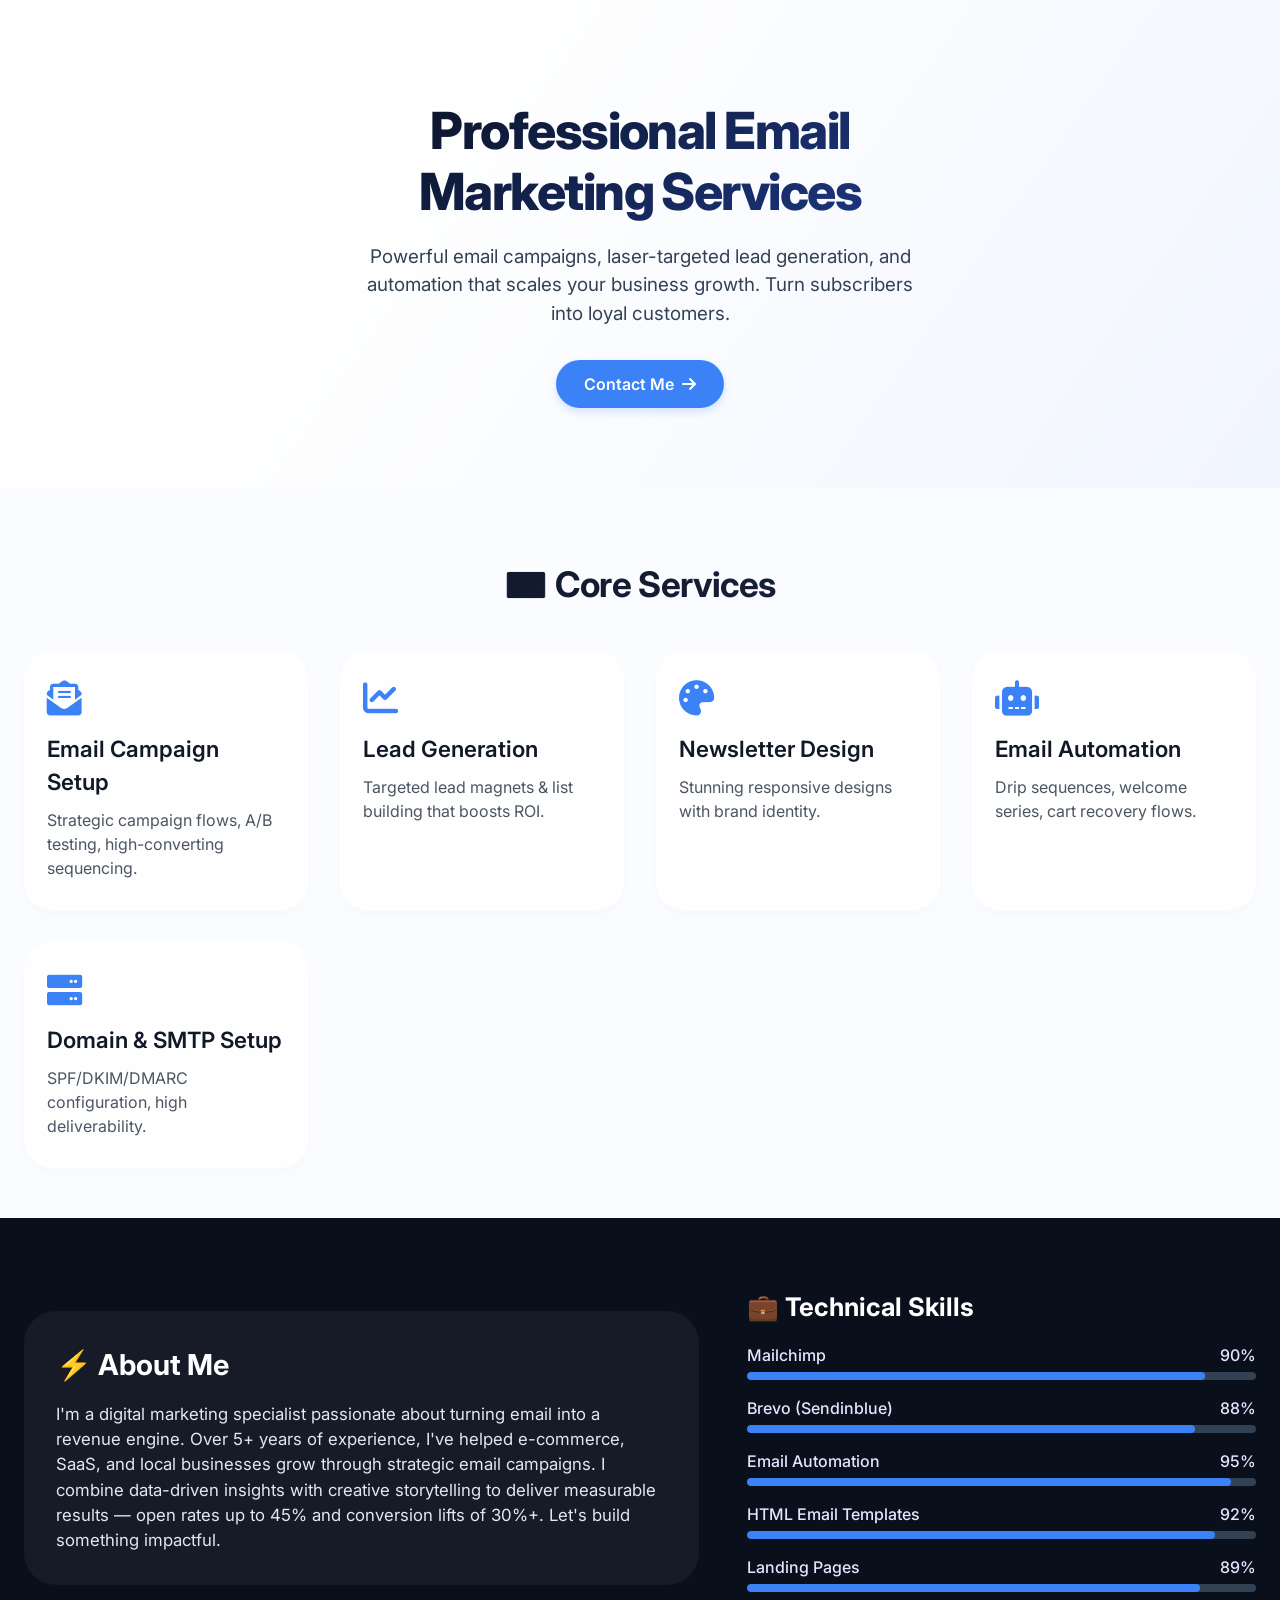
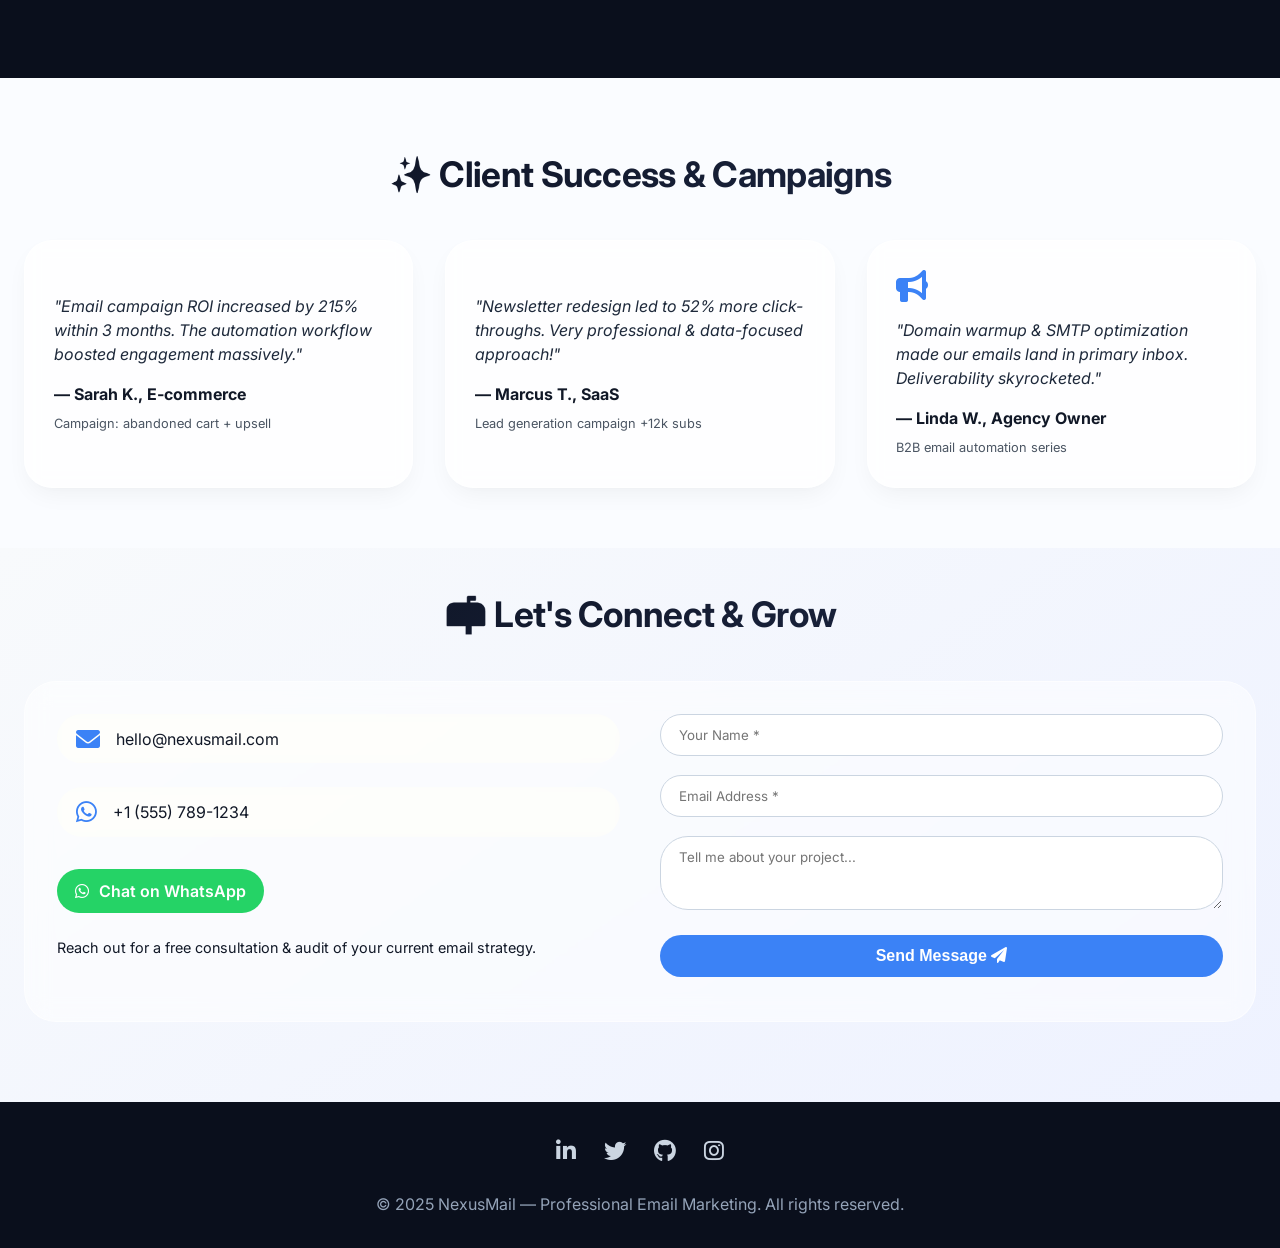
<file: index.html>
<!DOCTYPE html>
<html lang="en">
<head>
  <meta charset="UTF-8">
  <meta name="viewport" content="width=device-width, initial-scale=1.0, viewport-fit=cover">
  <title>NexusMail | Professional Email Marketing Services</title>
  <!-- Google Fonts (Modern, clean) -->
  <link href="https://fonts.googleapis.com/css2?family=Inter:opsz,wght@14..32,300;14..32,400;14..32,500;14..32,600;14..32,700;14..32,800&display=swap" rel="stylesheet">
  <!-- Font Awesome 6 (free icons) -->
  <link rel="stylesheet" href="https://cdnjs.cloudflare.com/ajax/libs/font-awesome/6.0.0-beta3/css/all.min.css">
  <!-- Custom CSS -->
  <link rel="stylesheet" href="style.css">
</head>
<body>
  <!-- Hero Section -->
  <section class="hero">
    <div class="container hero-content">
      <h1>Professional Email Marketing Services</h1>
      <p>Powerful email campaigns, laser-targeted lead generation, and automation that scales your business growth. Turn subscribers into loyal customers.</p>
      <a href="#contact" class="btn-primary" style="text-decoration: none;">Contact Me <i class="fas fa-arrow-right"></i></a>
    </div>
  </section>

  <!-- Services Section -->
  <section class="services-section">
    <div class="container">
      <h2 class="section-title">📧 Core Services</h2>
      <div class="services-grid">
        <div class="service-card glass-card">
          <i class="fas fa-envelope-open-text"></i>
          <h3>Email Campaign Setup</h3>
          <p>Strategic campaign flows, A/B testing, high-converting sequencing.</p>
        </div>
        <div class="service-card glass-card">
          <i class="fas fa-chart-line"></i>
          <h3>Lead Generation</h3>
          <p>Targeted lead magnets & list building that boosts ROI.</p>
        </div>
        <div class="service-card glass-card">
          <i class="fas fa-palette"></i>
          <h3>Newsletter Design</h3>
          <p>Stunning responsive designs with brand identity.</p>
        </div>
        <div class="service-card glass-card">
          <i class="fas fa-robot"></i>
          <h3>Email Automation</h3>
          <p>Drip sequences, welcome series, cart recovery flows.</p>
        </div>
        <div class="service-card glass-card">
          <i class="fas fa-server"></i>
          <h3>Domain & SMTP Setup</h3>
          <p>SPF/DKIM/DMARC configuration, high deliverability.</p>
        </div>
      </div>
    </div>
  </section>

  <!-- About + Skills Section (Dark Theme) -->
  <section class="dark-section">
    <div class="container">
      <div class="about-area">
        <div class="about-text">
          <h2>⚡ About Me</h2>
          <p>I'm a digital marketing specialist passionate about turning email into a revenue engine. Over 5+ years of experience, I've helped e-commerce, SaaS, and local businesses grow through strategic email campaigns. I combine data-driven insights with creative storytelling to deliver measurable results — open rates up to 45% and conversion lifts of 30%+. Let's build something impactful.</p>
        </div>
        <div class="skills-wrapper">
          <h2>💼 Technical Skills</h2>
          <div class="skill-item">
            <div class="skill-name"><span>Mailchimp</span><span>90%</span></div>
            <div class="progress-bar"><div class="progress-fill" data-width="90"></div></div>
          </div>
          <div class="skill-item">
            <div class="skill-name"><span>Brevo (Sendinblue)</span><span>88%</span></div>
            <div class="progress-bar"><div class="progress-fill" data-width="88"></div></div>
          </div>
          <div class="skill-item">
            <div class="skill-name"><span>Email Automation</span><span>95%</span></div>
            <div class="progress-bar"><div class="progress-fill" data-width="95"></div></div>
          </div>
          <div class="skill-item">
            <div class="skill-name"><span>HTML Email Templates</span><span>92%</span></div>
            <div class="progress-bar"><div class="progress-fill" data-width="92"></div></div>
          </div>
          <div class="skill-item">
            <div class="skill-name"><span>Landing Pages</span><span>89%</span></div>
            <div class="progress-bar"><div class="progress-fill" data-width="89"></div></div>
          </div>
        </div>
      </div>
    </div>
  </section>

  <!-- Portfolio / Testimonial Section -->
  <section class="testimonials-section">
    <div class="container">
      <h2 class="section-title">✨ Client Success & Campaigns</h2>
      <div class="testimonials-grid">
        <div class="testimonial-card glass-card">
          <i class="fas fa-chart-simple"></i>
          <p>"Email campaign ROI increased by 215% within 3 months. The automation workflow boosted engagement massively."</p>
          <h4>— Sarah K., E‑commerce</h4>
          <span class="campaign-tag">Campaign: abandoned cart + upsell</span>
        </div>
        <div class="testimonial-card glass-card">
          <i class="fas fa-envelope-circle-check"></i>
          <p>"Newsletter redesign led to 52% more click-throughs. Very professional & data-focused approach!"</p>
          <h4>— Marcus T., SaaS</h4>
          <span class="campaign-tag">Lead generation campaign +12k subs</span>
        </div>
        <div class="testimonial-card glass-card">
          <i class="fas fa-bullhorn"></i>
          <p>"Domain warmup & SMTP optimization made our emails land in primary inbox. Deliverability skyrocketed."</p>
          <h4>— Linda W., Agency Owner</h4>
          <span class="campaign-tag">B2B email automation series</span>
        </div>
      </div>
    </div>
  </section>

  <!-- Contact Section -->
  <section id="contact" class="contact-section">
    <div class="container">
      <h2 class="section-title">📬 Let's Connect & Grow</h2>
      <div class="contact-grid">
        <div class="contact-info">
          <div class="contact-item"><i class="fas fa-envelope"></i> <span>hello@nexusmail.com</span></div>
          <div class="contact-item"><i class="fab fa-whatsapp"></i> <span>+1 (555) 789-1234</span></div>
          <a href="https://wa.me/15557891234?text=Hi%20I'm%20interested%20in%20email%20marketing%20services" target="_blank" class="whatsapp-btn"><i class="fab fa-whatsapp"></i> Chat on WhatsApp</a>
          <p class="contact-note">Reach out for a free consultation & audit of your current email strategy.</p>
        </div>
        <div class="contact-form">
          <form id="contactForm">
            <div class="form-group"><input type="text" id="name" placeholder="Your Name *" required></div>
            <div class="form-group"><input type="email" id="email" placeholder="Email Address *" required></div>
            <div class="form-group"><textarea rows="3" id="message" placeholder="Tell me about your project..." required></textarea></div>
            <button type="submit">Send Message <i class="fas fa-paper-plane"></i></button>
            <p id="formStatus" class="form-status"></p>
          </form>
        </div>
      </div>
    </div>
  </section>

  <!-- Footer -->
  <footer>
    <div class="container">
      <div class="social-icons">
        <a href="#" aria-label="LinkedIn"><i class="fab fa-linkedin-in"></i></a>
        <a href="#" aria-label="Twitter"><i class="fab fa-twitter"></i></a>
        <a href="#" aria-label="GitHub"><i class="fab fa-github"></i></a>
        <a href="#" aria-label="Instagram"><i class="fab fa-instagram"></i></a>
      </div>
      <p>&copy; 2025 NexusMail — Professional Email Marketing. All rights reserved.</p>
    </div>
  </footer>

  <!-- Custom JS -->
  <script src="script.js"></script>
</body>
</html>
</file>
<file: style.css>
* {
  margin: 0;
  padding: 0;
  box-sizing: border-box;
}

body {
  font-family: 'Inter', sans-serif;
  background-color: #fafcff;
  color: #111827;
  scroll-behavior: smooth;
  line-height: 1.5;
}

/* Glassmorphism + dark/white theme */
:root {
  --primary-dark: #0a0f1c;
  --primary-light: #ffffff;
  --accent: #3b82f6;
  --accent-hover: #2563eb;
  --gray-bg: #f8fafd;
  --card-glass: rgba(255, 255, 255, 0.7);
  --card-dark-glass: rgba(10, 15, 28, 0.75);
  --shadow-sm: 0 10px 25px -5px rgba(0, 0, 0, 0.05), 0 8px 10px -6px rgba(0, 0, 0, 0.02);
  --shadow-md: 0 20px 25px -12px rgba(0, 0, 0, 0.08);
  --border-radius: 28px;
}

.container {
  max-width: 1280px;
  margin: 0 auto;
  padding: 0 24px;
}

/* Glassmorphism Effect */
.glass-card {
  background: var(--card-glass);
  backdrop-filter: blur(12px);
  border: 1px solid rgba(255, 255, 255, 0.6);
  box-shadow: var(--shadow-sm);
  border-radius: var(--border-radius);
  transition: transform 0.25s ease, box-shadow 0.3s ease;
}

.glass-card:hover {
  transform: translateY(-5px);
  box-shadow: var(--shadow-md);
  border-color: rgba(59, 130, 246, 0.3);
}

.section-title {
  font-size: 2.2rem;
  font-weight: 700;
  letter-spacing: -0.02em;
  margin-bottom: 2.5rem;
  text-align: center;
  background: linear-gradient(135deg, #0a0f1c, #1f2a48);
  background-clip: text;
  -webkit-background-clip: text;
  color: transparent;
}

/* Dark backgrounds for contrast */
.dark-section {
  background-color: #0a0f1c;
  color: #f0f4fe;
}

.dark-section .section-title {
  background: linear-gradient(135deg, #ffffff, #a0c0ff);
  background-clip: text;
  -webkit-background-clip: text;
  color: transparent;
}

/* Buttons */
.btn-primary {
  background: var(--accent);
  color: white;
  border: none;
  padding: 12px 28px;
  border-radius: 40px;
  font-weight: 600;
  font-size: 1rem;
  cursor: pointer;
  transition: all 0.25s ease;
  display: inline-flex;
  align-items: center;
  gap: 8px;
  box-shadow: 0 4px 8px rgba(59, 130, 246, 0.2);
}

.btn-primary:hover {
  background: var(--accent-hover);
  transform: scale(1.02);
  box-shadow: 0 10px 20px -5px rgba(59, 130, 246, 0.4);
}

/* Hero */
.hero {
  padding: 100px 0 80px;
  background: linear-gradient(125deg, #ffffff 30%, #f1f5fe 100%);
}

.hero-content {
  max-width: 700px;
  margin: 0 auto;
  text-align: center;
}

.hero h1 {
  font-size: 3.2rem;
  font-weight: 800;
  letter-spacing: -0.03em;
  line-height: 1.2;
  background: linear-gradient(145deg, #0a0f1c, #1e3a8a);
  background-clip: text;
  -webkit-background-clip: text;
  color: transparent;
  margin-bottom: 1.25rem;
}

.hero p {
  font-size: 1.18rem;
  color: #334155;
  max-width: 580px;
  margin: 0 auto 2rem;
}

/* Services Section */
.services-section {
  padding: 70px 0 50px;
}

.services-grid {
  display: grid;
  grid-template-columns: repeat(auto-fill, minmax(260px, 1fr));
  gap: 2rem;
  margin-top: 1rem;
}

.service-card {
  background: rgba(255, 255, 255, 0.75);
  backdrop-filter: blur(8px);
  border-radius: 28px;
  padding: 1.8rem 1.4rem;
  transition: all 0.2s;
  border: 1px solid rgba(255, 255, 255, 0.5);
  box-shadow: 0 6px 14px rgba(0, 0, 0, 0.02);
}

.service-card i {
  font-size: 2.2rem;
  color: var(--accent);
  margin-bottom: 1rem;
}

.service-card h3 {
  font-size: 1.4rem;
  font-weight: 600;
  margin-bottom: 0.6rem;
}

.service-card p {
  color: #4b5563;
}

/* About + Skills */
.about-area {
  display: flex;
  flex-wrap: wrap;
  gap: 3rem;
  align-items: center;
  justify-content: space-between;
  padding: 70px 0;
}

.about-text {
  flex: 1.2;
  font-size: 1.05rem;
  color: #e2e8f0;
  background: rgba(255, 255, 255, 0.05);
  padding: 2rem;
  border-radius: 2rem;
  backdrop-filter: blur(4px);
}

.about-text h2 {
  font-size: 1.8rem;
  margin-bottom: 1rem;
  color: white;
}

.skills-wrapper {
  flex: 1;
}

.skills-wrapper h2 {
  font-size: 1.6rem;
  margin-bottom: 1rem;
  color: white;
}

.skill-item {
  margin-bottom: 1rem;
}

.skill-name {
  display: flex;
  justify-content: space-between;
  font-weight: 500;
  color: #e0e7ff;
}

.progress-bar {
  background: #334155;
  border-radius: 30px;
  height: 8px;
  overflow: hidden;
  margin-top: 5px;
}

.progress-fill {
  background: var(--accent);
  width: 0%;
  height: 100%;
  border-radius: 30px;
  transition: width 1s ease;
}

/* Testimonials Section */
.testimonials-section {
  padding: 70px 0 60px;
}

.testimonials-grid {
  display: grid;
  grid-template-columns: repeat(auto-fill, minmax(300px, 1fr));
  gap: 2rem;
  margin-top: 1rem;
}

.testimonial-card {
  background: rgba(255, 255, 255, 0.75);
  backdrop-filter: blur(8px);
  border-radius: 28px;
  padding: 1.8rem;
  transition: all 0.2s;
  border: 1px solid rgba(255, 255, 255, 0.5);
}

.testimonial-card i {
  font-size: 2rem;
  color: var(--accent);
  margin-bottom: 1rem;
}

.testimonial-card p {
  font-style: italic;
  color: #1e293b;
  margin-bottom: 1rem;
}

.testimonial-card h4 {
  font-weight: 700;
  margin-top: 0.5rem;
}

.campaign-tag {
  font-size: 0.8rem;
  display: inline-block;
  margin-top: 0.5rem;
  color: #4b5563;
}

/* Contact Section */
.contact-section {
  padding: 40px 0 80px;
  background: linear-gradient(145deg, #f8fafc, #eef2ff);
}

.contact-grid {
  display: flex;
  flex-wrap: wrap;
  gap: 2.5rem;
  background: rgba(255, 255, 255, 0.5);
  backdrop-filter: blur(12px);
  border-radius: 2rem;
  padding: 2rem;
  border: 1px solid rgba(255, 255, 255, 0.6);
}

.contact-info {
  flex: 1;
}

.contact-form {
  flex: 1;
}

.contact-item {
  display: flex;
  align-items: center;
  gap: 1rem;
  margin-bottom: 1.5rem;
  background: rgba(255, 255, 240, 0.3);
  padding: 0.8rem 1.2rem;
  border-radius: 60px;
  backdrop-filter: blur(4px);
}

.contact-item i {
  font-size: 1.5rem;
  color: var(--accent);
}

.whatsapp-btn {
  background: #25D366;
  color: white;
  padding: 10px 18px;
  border-radius: 40px;
  display: inline-flex;
  align-items: center;
  gap: 10px;
  text-decoration: none;
  font-weight: 600;
  transition: 0.2s;
  margin-top: 0.5rem;
}

.whatsapp-btn:hover {
  background: #128C7E;
  transform: scale(0.98);
}

.contact-note {
  margin-top: 1.5rem;
  font-size: 0.9rem;
}

.form-group {
  margin-bottom: 1.2rem;
}

.form-group input,
.form-group textarea {
  width: 100%;
  padding: 12px 18px;
  border-radius: 28px;
  border: 1px solid #cbd5e1;
  background: white;
  font-family: 'Inter', sans-serif;
  outline: none;
  transition: 0.2s;
}

.form-group input:focus,
.form-group textarea:focus {
  border-color: var(--accent);
  box-shadow: 0 0 0 3px rgba(59, 130, 246, 0.2);
}

.contact-form button[type="submit"] {
  background: var(--accent);
  border: none;
  width: 100%;
  padding: 12px;
  border-radius: 40px;
  font-weight: 700;
  color: white;
  font-size: 1rem;
  cursor: pointer;
  transition: 0.2s;
}

.contact-form button[type="submit"]:hover {
  background: var(--accent-hover);
}

.form-status {
  margin-top: 12px;
  font-size: 0.85rem;
  text-align: center;
}

/* Footer */
footer {
  background: #0a0f1c;
  color: #94a3b8;
  padding: 2rem 0;
  text-align: center;
  margin-top: 0;
}

.social-icons a {
  color: #cbd5e1;
  font-size: 1.4rem;
  margin: 0 12px;
  transition: 0.2s;
  display: inline-block;
}

.social-icons a:hover {
  color: var(--accent);
  transform: translateY(-3px);
}

footer p {
  margin-top: 1.5rem;
}

/* Mobile Responsive */
@media (max-width: 768px) {
  .hero h1 {
    font-size: 2.3rem;
  }

  .section-title {
    font-size: 1.8rem;
  }

  .container {
    padding: 0 20px;
  }

  .contact-grid {
    flex-direction: column;
  }

  .about-area {
    flex-direction: column;
  }

  .services-grid,
  .testimonials-grid {
    grid-template-columns: 1fr;
  }

  .hero {
    padding: 60px 0 50px;
  }
}

@media (max-width: 480px) {
  .hero h1 {
    font-size: 1.9rem;
  }

  .btn-primary {
    padding: 10px 22px;
    font-size: 0.9rem;
  }

  .service-card h3 {
    font-size: 1.2rem;
  }
}
</file>
